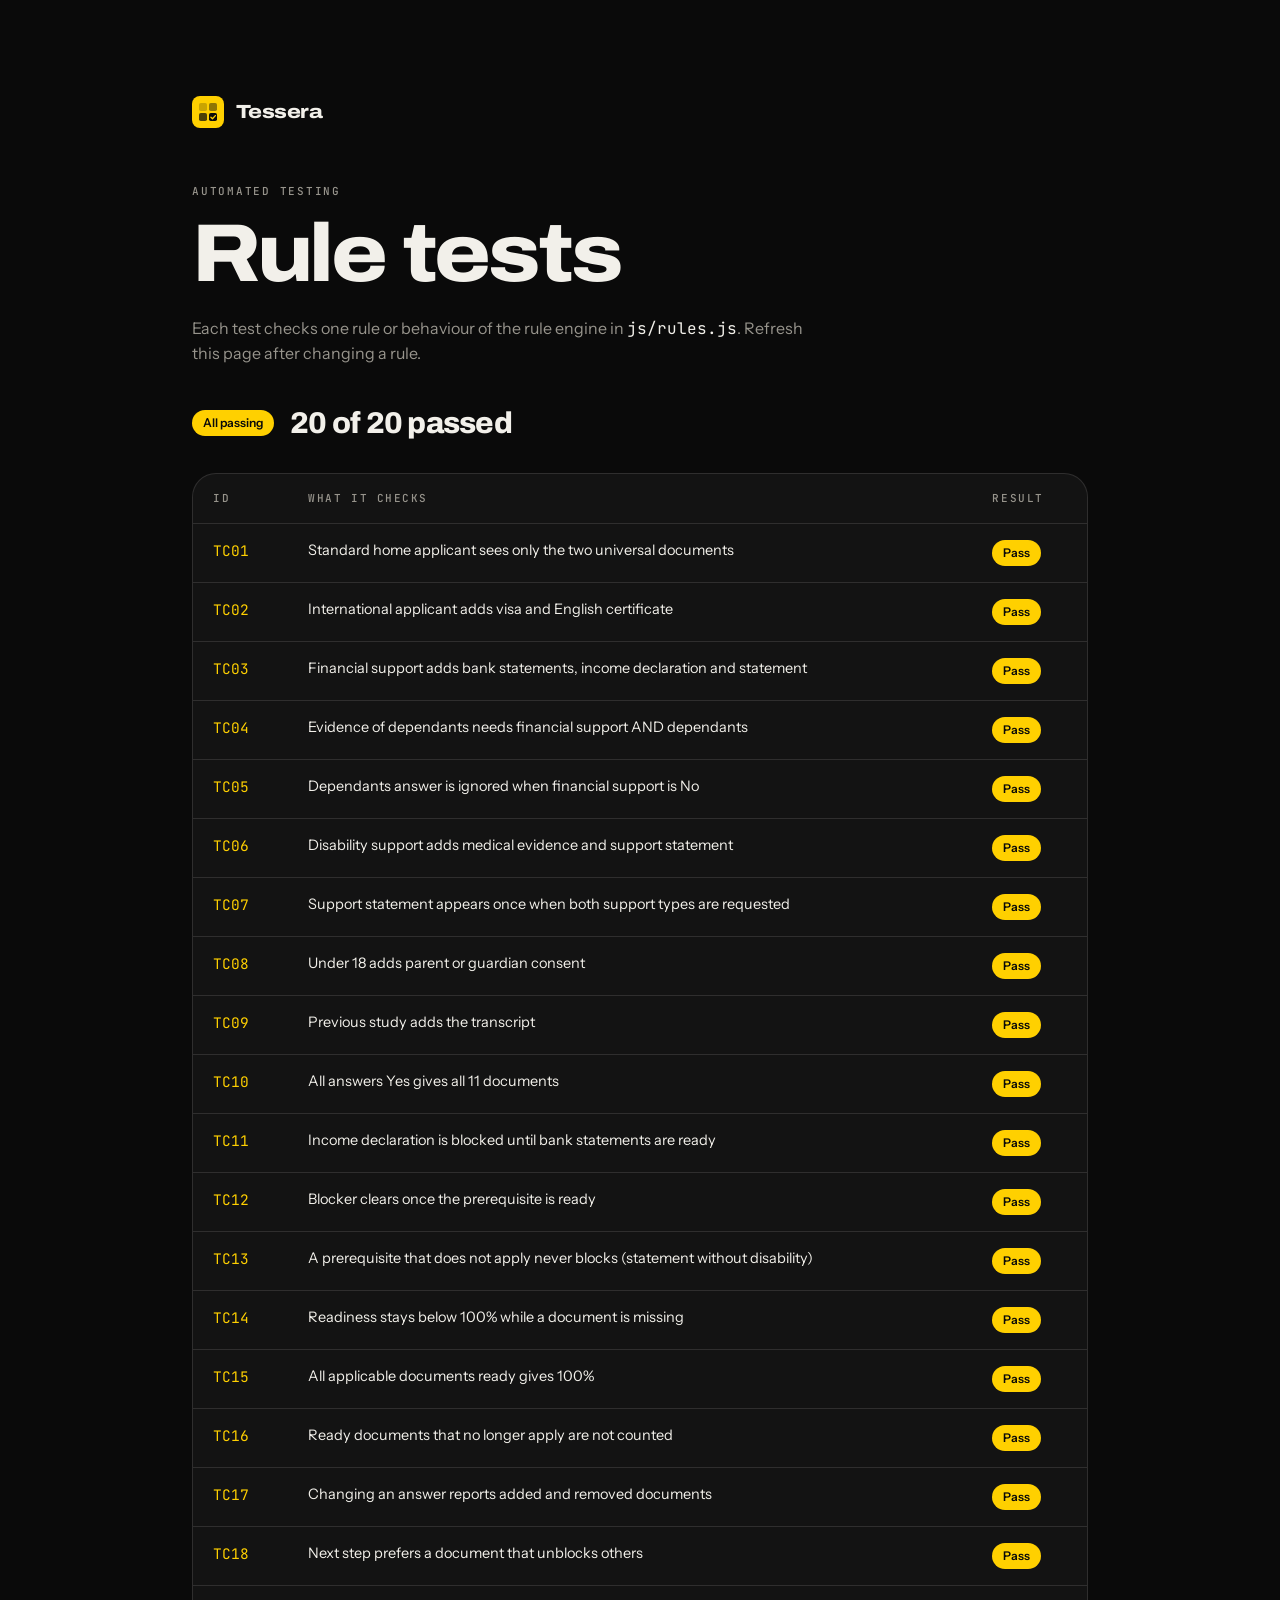
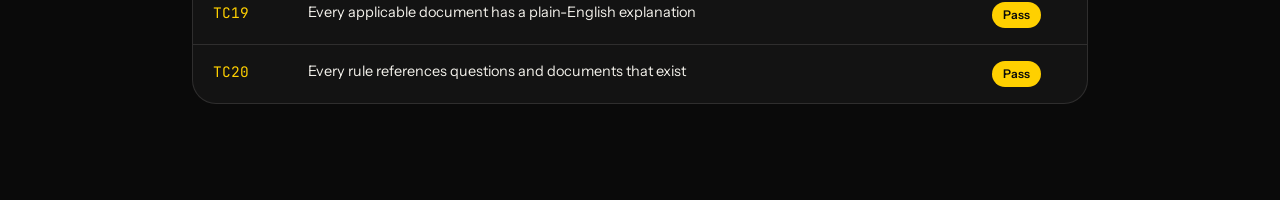
<file: Tessera-v2/Tessera/tests.html>
<!doctype html>
<html lang="en">
<head>
<meta charset="utf-8">
<meta name="viewport" content="width=device-width, initial-scale=1, viewport-fit=cover">
<title>Tessera Rule Tests</title>
<meta name="claude:viewport-fit-sides" content="cover">
<link rel="icon" href="assets/logo.svg" type="image/svg+xml">
<link rel="stylesheet" href="https://fonts.googleapis.com/css2?family=Archivo:wdth,wght@62..125,100..900&display=swap">
<link rel="stylesheet" href="https://fonts.googleapis.com/css2?family=Instrument+Sans:wght@400..700&family=JetBrains+Mono:wght@400;500&display=swap">
<link rel="stylesheet" href="css/styles.css">
</head>
<body>
<main class="gutter py-16 md:py-24">
  <div class="wrap max-w-4xl">
    <a href="index.html" class="flex items-center gap-3 mb-14">
      <img src="assets/logo.svg" alt="" width="32" height="32"><span class="wordmark">Tessera</span>
    </a>
    <p class="eyebrow mb-4">Automated testing</p>
    <h1 class="section-title">Rule tests</h1>
    <p class="mt-6 text-mute max-w-[56ch]">Each test checks one rule or behaviour of the rule engine in <code class="font-mono text-bone">js/rules.js</code>. Refresh this page after changing a rule.</p>
    <div id="summary" class="mt-10 flex flex-wrap items-center gap-4"></div>
    <div class="table-wrap mt-8">
      <table class="rules-table" style="min-width:560px">
        <thead><tr><th scope="col">ID</th><th scope="col">What it checks</th><th scope="col">Result</th></tr></thead>
        <tbody id="results"></tbody>
      </table>
    </div>
  </div>
</main>
<script src="js/rules.js"></script>
<script src="js/tests.js"></script>
<script>
  (function () {
    var r = window.TesseraTestResults;
    var ok = r.passed === r.total;
    document.getElementById('summary').innerHTML =
      '<span class="pill ' + (ok ? 'pill-y' : 'pill-wait') + '">' + (ok ? 'All passing' : 'Failures') + '</span>' +
      '<span class="font-display font-extrabold text-3xl tracking-tight">' + r.passed + ' of ' + r.total + ' passed</span>';
    document.getElementById('results').innerHTML = r.results.map(function (t) {
      return '<tr><td class="rid">' + t.id + '</td><td>' + t.name +
        (t.error ? '<br><span class="text-signal text-sm">' + t.error + '</span>' : '') + '</td>' +
        '<td><span class="pill ' + (t.pass ? 'pill-y' : 'pill-wait') + '">' + (t.pass ? 'Pass' : 'Fail') + '</span></td></tr>';
    }).join('');
  })();
</script>
</body>
</html>
</file>
<file: Tessera-v2/Tessera/css/styles.css>
*,:after,:before{--tw-border-spacing-x:0;--tw-border-spacing-y:0;--tw-translate-x:0;--tw-translate-y:0;--tw-rotate:0;--tw-skew-x:0;--tw-skew-y:0;--tw-scale-x:1;--tw-scale-y:1;--tw-pan-x: ;--tw-pan-y: ;--tw-pinch-zoom: ;--tw-scroll-snap-strictness:proximity;--tw-gradient-from-position: ;--tw-gradient-via-position: ;--tw-gradient-to-position: ;--tw-ordinal: ;--tw-slashed-zero: ;--tw-numeric-figure: ;--tw-numeric-spacing: ;--tw-numeric-fraction: ;--tw-ring-inset: ;--tw-ring-offset-width:0px;--tw-ring-offset-color:#fff;--tw-ring-color:rgba(59,130,246,.5);--tw-ring-offset-shadow:0 0 #0000;--tw-ring-shadow:0 0 #0000;--tw-shadow:0 0 #0000;--tw-shadow-colored:0 0 #0000;--tw-blur: ;--tw-brightness: ;--tw-contrast: ;--tw-grayscale: ;--tw-hue-rotate: ;--tw-invert: ;--tw-saturate: ;--tw-sepia: ;--tw-drop-shadow: ;--tw-backdrop-blur: ;--tw-backdrop-brightness: ;--tw-backdrop-contrast: ;--tw-backdrop-grayscale: ;--tw-backdrop-hue-rotate: ;--tw-backdrop-invert: ;--tw-backdrop-opacity: ;--tw-backdrop-saturate: ;--tw-backdrop-sepia: ;--tw-contain-size: ;--tw-contain-layout: ;--tw-contain-paint: ;--tw-contain-style: }::backdrop{--tw-border-spacing-x:0;--tw-border-spacing-y:0;--tw-translate-x:0;--tw-translate-y:0;--tw-rotate:0;--tw-skew-x:0;--tw-skew-y:0;--tw-scale-x:1;--tw-scale-y:1;--tw-pan-x: ;--tw-pan-y: ;--tw-pinch-zoom: ;--tw-scroll-snap-strictness:proximity;--tw-gradient-from-position: ;--tw-gradient-via-position: ;--tw-gradient-to-position: ;--tw-ordinal: ;--tw-slashed-zero: ;--tw-numeric-figure: ;--tw-numeric-spacing: ;--tw-numeric-fraction: ;--tw-ring-inset: ;--tw-ring-offset-width:0px;--tw-ring-offset-color:#fff;--tw-ring-color:rgba(59,130,246,.5);--tw-ring-offset-shadow:0 0 #0000;--tw-ring-shadow:0 0 #0000;--tw-shadow:0 0 #0000;--tw-shadow-colored:0 0 #0000;--tw-blur: ;--tw-brightness: ;--tw-contrast: ;--tw-grayscale: ;--tw-hue-rotate: ;--tw-invert: ;--tw-saturate: ;--tw-sepia: ;--tw-drop-shadow: ;--tw-backdrop-blur: ;--tw-backdrop-brightness: ;--tw-backdrop-contrast: ;--tw-backdrop-grayscale: ;--tw-backdrop-hue-rotate: ;--tw-backdrop-invert: ;--tw-backdrop-opacity: ;--tw-backdrop-saturate: ;--tw-backdrop-sepia: ;--tw-contain-size: ;--tw-contain-layout: ;--tw-contain-paint: ;--tw-contain-style: }
/*! tailwindcss v3.4.17 | MIT License | https://tailwindcss.com*/*,:after,:before{border:0 solid #e5e7eb;box-sizing:border-box}:after,:before{--tw-content:""}:host,html{line-height:1.5;-webkit-text-size-adjust:100%;font-family:Instrument Sans,Helvetica Neue,Arial,sans-serif;font-feature-settings:normal;font-variation-settings:normal;-moz-tab-size:4;-o-tab-size:4;tab-size:4;-webkit-tap-highlight-color:transparent}body{line-height:inherit;margin:0}hr{border-top-width:1px;color:inherit;height:0}abbr:where([title]){-webkit-text-decoration:underline dotted;text-decoration:underline dotted}h1,h2,h3,h4,h5,h6{font-size:inherit;font-weight:inherit}a{color:inherit;text-decoration:inherit}b,strong{font-weight:bolder}code,kbd,pre,samp{font-family:JetBrains Mono,ui-monospace,Menlo,Consolas,monospace;font-feature-settings:normal;font-size:1em;font-variation-settings:normal}small{font-size:80%}sub,sup{font-size:75%;line-height:0;position:relative;vertical-align:baseline}sub{bottom:-.25em}sup{top:-.5em}table{border-collapse:collapse;border-color:inherit;text-indent:0}button,input,optgroup,select,textarea{color:inherit;font-family:inherit;font-feature-settings:inherit;font-size:100%;font-variation-settings:inherit;font-weight:inherit;letter-spacing:inherit;line-height:inherit;margin:0;padding:0}button,select{text-transform:none}button,input:where([type=button]),input:where([type=reset]),input:where([type=submit]){-webkit-appearance:button;background-color:transparent;background-image:none}:-moz-focusring{outline:auto}:-moz-ui-invalid{box-shadow:none}progress{vertical-align:baseline}::-webkit-inner-spin-button,::-webkit-outer-spin-button{height:auto}[type=search]{-webkit-appearance:textfield;outline-offset:-2px}::-webkit-search-decoration{-webkit-appearance:none}::-webkit-file-upload-button{-webkit-appearance:button;font:inherit}summary{display:list-item}blockquote,dd,dl,figure,h1,h2,h3,h4,h5,h6,hr,p,pre{margin:0}fieldset{margin:0}fieldset,legend{padding:0}menu,ol,ul{list-style:none;margin:0;padding:0}dialog{padding:0}textarea{resize:vertical}input::-moz-placeholder,textarea::-moz-placeholder{color:#9ca3af;opacity:1}input::placeholder,textarea::placeholder{color:#9ca3af;opacity:1}[role=button],button{cursor:pointer}:disabled{cursor:default}audio,canvas,embed,iframe,img,object,svg,video{display:block;vertical-align:middle}img,video{height:auto;max-width:100%}[hidden]:where(:not([hidden=until-found])){display:none}html{-webkit-text-size-adjust:100%}body{background:var(--ink);color:var(--bone);font-family:var(--sans);font-size:16px;line-height:1.5;-webkit-font-smoothing:antialiased;-moz-osx-font-smoothing:grayscale;overflow-x:clip}::-moz-selection{background:var(--signal);color:var(--ink)}::selection{background:var(--signal);color:var(--ink)}:focus-visible{border-radius:6px;outline:2px solid var(--signal);outline-offset:3px}h1,h2,h3{text-wrap:balance}[hidden]{display:none!important}.gutter{padding-left:max(20px,env(safe-area-inset-left,0px));padding-right:max(20px,env(safe-area-inset-right,0px))}@media (min-width:768px){.gutter{padding-left:max(40px,env(safe-area-inset-left,0px));padding-right:max(40px,env(safe-area-inset-right,0px))}}.wrap{margin-left:auto;margin-right:auto;max-width:1520px}.eyebrow{color:var(--mute);font-family:var(--mono);font-size:11px;font-weight:500;letter-spacing:.16em;line-height:1.4;text-transform:uppercase}.section-title{font-family:var(--display);font-size:clamp(2.5rem,6.4vw,6rem);font-stretch:112%;font-weight:800;letter-spacing:-.04em;line-height:.94}.split-line{margin-bottom:-.08em;padding-bottom:.08em}.skip{background:var(--signal);border-radius:999px;color:var(--ink);font-weight:600;left:16px;padding:10px 16px;position:fixed;top:16px;transform:translateY(-200%);z-index:300}.skip:focus{transform:none}.\!btn{align-items:center!important;border-radius:999px!important;display:inline-flex!important;font-size:16px!important;font-weight:600!important;gap:10px!important;isolation:isolate!important;justify-content:center!important;letter-spacing:-.01em!important;min-height:56px!important;overflow:hidden!important;padding:0 28px!important;position:relative!important;transition:color .45s var(--ease-out),border-color .45s var(--ease-out)!important;white-space:nowrap!important}.btn{align-items:center;border-radius:999px;display:inline-flex;font-size:16px;font-weight:600;gap:10px;isolation:isolate;justify-content:center;letter-spacing:-.01em;min-height:56px;overflow:hidden;padding:0 28px;position:relative;transition:color .45s var(--ease-out),border-color .45s var(--ease-out);white-space:nowrap}.\!btn:before{border-radius:inherit!important;content:""!important;inset:0!important;position:absolute!important;transform:translateY(101%)!important;transition:transform .55s var(--ease-out)!important;z-index:-1!important}.btn:before{border-radius:inherit;content:"";inset:0;position:absolute;transform:translateY(101%);transition:transform .55s var(--ease-out);z-index:-1}.btn:focus-visible:before,.btn:hover:before{transform:translateY(0)}.\!btn:focus-visible:before,.\!btn:hover:before{transform:translateY(0)!important}.\!btn>span{align-items:center!important;display:inline-flex!important;gap:10px!important}.btn>span{align-items:center;display:inline-flex;gap:10px}.btn-y{background:var(--signal);color:var(--ink)}.btn-y:before{background:var(--bone)}.btn-ghost{border:1px solid hsla(45,24%,93%,.28);color:var(--bone)}.btn-ghost:before{background:var(--bone)}.btn-ghost:focus-visible,.btn-ghost:hover{border-color:var(--bone);color:var(--ink)}.btn-ink{background:var(--ink);color:var(--signal)}.btn-ink:before{background:var(--bone)}.btn-ink:focus-visible,.btn-ink:hover{color:var(--ink)}.btn-sm{font-size:14px;min-height:42px;padding:0 20px}.\!btn .arrow{transition:transform .45s var(--ease-out)!important}.btn .arrow{transition:transform .45s var(--ease-out)}.\!btn:hover .arrow{transform:translateX(4px)!important}.btn:hover .arrow{transform:translateX(4px)}.curtain{background:var(--signal);clip-path:inset(0 0 0 0);display:none;inset:0;place-items:center;position:fixed;z-index:250}.js .curtain{display:grid}.intro-done .curtain,.no-motion .curtain{display:none}.curtain-mark{height:72px;width:72px}.wipe{background:var(--signal);clip-path:inset(100% 0 0 0);color:var(--ink);display:grid;inset:0;place-items:center;pointer-events:none;position:fixed;visibility:hidden;z-index:240}.wipe-label{font-family:var(--display);font-size:clamp(2.4rem,8vw,7.5rem);font-stretch:125%;font-weight:800;letter-spacing:-.045em;line-height:1;text-align:center}.cursor,.cursor-ring{display:none;left:0;pointer-events:none;position:fixed;top:0;z-index:260}.has-cursor .cursor,.has-cursor .cursor-ring{display:block}.has-cursor,.has-cursor *{cursor:none!important}.cursor{background:var(--signal);height:8px;margin:-4px 0 0 -4px;width:8px}.cursor,.cursor-ring{border-radius:50%;mix-blend-mode:difference}.cursor-ring{border:1px solid rgba(255,208,0,.55);height:46px;margin:-23px 0 0 -23px;transition:background-color .3s ease,border-color .3s ease;width:46px}.cursor-ring.has-label{background:var(--signal);border-color:transparent;mix-blend-mode:normal}.cursor-label{color:var(--ink);display:grid;font-family:var(--mono);font-size:7px;font-weight:500;inset:0;letter-spacing:.08em;opacity:0;place-items:center;position:absolute;text-transform:uppercase;transition:opacity .2s ease}.has-label .cursor-label{opacity:1}.nav{border-bottom:1px solid transparent;left:0;padding-top:env(safe-area-inset-top,0);position:fixed;right:0;top:0;transition:background-color .4s ease,border-color .4s ease,-webkit-backdrop-filter .4s ease;transition:background-color .4s ease,border-color .4s ease,backdrop-filter .4s ease;transition:background-color .4s ease,border-color .4s ease,backdrop-filter .4s ease,-webkit-backdrop-filter .4s ease;z-index:100}.nav.is-scrolled{-webkit-backdrop-filter:blur(16px) saturate(140%);backdrop-filter:blur(16px) saturate(140%);background:hsla(0,0%,4%,.72);border-bottom-color:var(--line)}.wordmark{font-family:var(--display);font-size:19px;font-stretch:118%;font-weight:800;letter-spacing:-.03em}.nav-link{color:hsla(45,24%,93%,.75);padding:10px 14px;position:relative;transition:color .3s ease}.nav-link:after{background:var(--signal);bottom:6px;content:"";height:1px;left:14px;position:absolute;right:14px;transform:scaleX(0);transform-origin:right;transition:transform .45s var(--ease-out)}.nav-link:hover{color:var(--bone)}.nav-link:hover:after{transform:scaleX(1);transform-origin:left}.menu-btn{align-items:center;border:1px solid hsla(45,24%,93%,.28);border-radius:999px;display:inline-flex;font-size:14px;font-weight:600;gap:8px;min-height:42px;padding:0 16px}.menu{background:var(--signal);color:var(--ink);display:flex;flex-direction:column;gap:32px;inset:0;justify-content:flex-end;padding-bottom:calc(40px + env(safe-area-inset-bottom, 0px));padding-top:calc(96px + env(safe-area-inset-top, 0px));position:fixed;z-index:95}.menu a.menu-link{display:block;font-size:clamp(2.6rem,12vw,4.5rem);letter-spacing:-.045em;line-height:1;padding:6px 0}.hero-title,.menu a.menu-link{font-family:var(--display);font-stretch:125%;font-weight:800}.hero-title{font-size:clamp(2.9rem,10.2vw,11.5rem);letter-spacing:-.05em;line-height:.86}.js .hero-title{visibility:hidden}.hero-title.is-split,.intro-done .hero-title,.no-motion .hero-title{visibility:visible}.hero-title .line{display:block;margin-bottom:-.1em;overflow:hidden;padding-bottom:.1em}.hero-title .word{display:inline-block;white-space:nowrap}.hero-title .char{display:inline-block;will-change:transform}.hl{background:linear-gradient(var(--signal),var(--signal)) no-repeat 0 60% /0 88%;border-radius:.04em;margin:0 -.06em;padding:0 .06em}.intro-done .hl,.no-motion .hl{background-size:100% 88%;color:var(--ink)}.hero-cards{perspective:1200px;position:absolute;right:max(40px,env(safe-area-inset-right,0px));top:21%;width:min(30vw,420px)}.hero-card{-webkit-backdrop-filter:blur(14px);backdrop-filter:blur(14px);background:rgba(29,29,29,.78);border:1px solid var(--line);border-radius:22px;box-shadow:0 30px 80px rgba(0,0,0,.45);padding:20px 22px;position:absolute;right:0;width:100%}.hero-card:first-child{top:0;transform:rotate(-4deg)}.hero-card:nth-child(2){right:18%;top:132px;transform:rotate(3deg)}.hero-card:nth-child(3){background:var(--signal);border-color:transparent;color:var(--ink);right:4%;top:268px;transform:rotate(-1.5deg)}.scroll-cue{background:var(--line);height:56px;overflow:hidden;position:relative;width:1px}.scroll-cue:after{animation:cue 2.2s var(--ease-out) infinite;background:var(--signal);content:"";height:40%;left:0;position:absolute;top:0;width:1px}@keyframes cue{0%{transform:translateY(-100%)}to{transform:translateY(260%)}}.marquee{background:var(--signal);color:var(--ink);overflow:hidden;padding:20px 0;transform:rotate(-2.2deg) scale(1.06);white-space:nowrap}.marquee-track{display:inline-flex;will-change:transform}.marquee-item{align-items:center;display:inline-flex;font-family:var(--display);font-size:clamp(1.6rem,3.6vw,3.4rem);font-stretch:125%;font-weight:800;gap:.55em;letter-spacing:-.03em;line-height:1;padding-right:.55em;text-transform:uppercase}.marquee-item i{background:var(--ink);border-radius:.1em;display:inline-block;height:.42em;width:.42em}.scrub-text{font-family:var(--display);font-size:clamp(1.9rem,4.6vw,4.4rem);font-stretch:100%;font-weight:600;letter-spacing:-.035em;line-height:1.06;max-width:26ch}.problem-grid{background:var(--line);border:1px solid var(--line);border-radius:28px;display:grid;gap:1px;overflow:hidden}@media (min-width:768px){.problem-grid{grid-template-columns:repeat(3,minmax(0,1fr))}}.problem{background:var(--ink);display:flex;flex-direction:column;gap:40px;min-width:0;padding:32px}.problem-figure{color:var(--signal);font-family:var(--mono);font-size:clamp(1.6rem,2.6vw,2.2rem);letter-spacing:-.02em}.problem h3{font-family:var(--display);font-size:24px;font-stretch:110%;font-weight:700;letter-spacing:-.02em;margin:0 0 8px}.problem p{color:var(--mute);margin:0;max-width:40ch}.how-track{display:flex;gap:20px}@media (max-width:1023px){.how-track{flex-direction:column}}@media (min-width:1024px){.how-track{width:-moz-max-content;width:max-content}}.how-panel{background:var(--coal);border:1px solid var(--line);border-radius:28px;display:flex;flex:none;flex-direction:column;gap:40px;justify-content:space-between;min-width:0;padding:28px;width:100%}@media (min-width:1024px){.how-panel{min-height:clamp(400px,58vh,540px);padding:36px;width:min(40vw,540px)}}.how-num{color:transparent;font-size:clamp(4.5rem,8vw,7.5rem);font-stretch:125%;font-weight:800;letter-spacing:-.05em;line-height:.8;-webkit-text-stroke:1.5px var(--signal)}.how-num,.how-panel h3{font-family:var(--display)}.how-panel h3{font-size:clamp(1.6rem,2.4vw,2.1rem);font-stretch:110%;font-weight:700;letter-spacing:-.03em;line-height:1.05;margin:0 0 10px}.how-panel p{color:var(--mute);margin:0;max-width:38ch}.how-visual{background:var(--ink);border:1px solid var(--line);border-radius:18px;display:flex;flex-direction:column;gap:10px;padding:18px}.how-progress{background:var(--signal);height:1px;left:0;position:absolute;top:0;transform:scaleX(0);transform-origin:left;width:100%}.mini-q{font-size:14px;gap:12px;justify-content:space-between}.mini-q,.mini-rule{align-items:center;display:flex}.mini-rule{background:var(--graphite);border-radius:12px;font-family:var(--mono);font-size:12.5px;gap:10px;padding:10px 12px}.mini-rule b{color:var(--signal);font-weight:500}.mini-rule.off{opacity:.45}.mini-rule .r-state{margin-left:auto}.seg{background:var(--ink);border:1px solid var(--line);border-radius:999px;display:inline-grid;flex:none;gap:2px;grid-auto-columns:1fr;grid-auto-flow:column;padding:3px;position:relative}.seg input{height:1px;opacity:0;pointer-events:none;position:absolute;width:1px}.seg label{align-items:center;border-radius:999px;color:var(--mute);cursor:pointer;display:flex;font-size:13.5px;font-weight:600;justify-content:center;min-height:36px;padding:0 16px;transition:background-color .3s var(--ease-out),color .3s var(--ease-out);white-space:nowrap}.seg label:hover{color:var(--bone)}.seg input:checked+label{background:var(--signal);color:var(--ink)}.seg input:focus-visible+label{outline:2px solid var(--signal);outline-offset:2px}.seg-sm label{font-size:12.5px;min-height:32px;padding:0 12px}.app-shell{background:var(--coal);border:1px solid var(--line);border-radius:32px;display:grid;overflow:hidden}@media (min-width:1024px){.app-shell{grid-template-columns:minmax(0,5fr) minmax(0,7fr)}}.app-side{border-bottom:1px solid var(--line);padding:24px}.app-main,.app-side{min-width:0}@media (min-width:768px){.app-side{padding:36px}}@media (min-width:1024px){.app-side{border-bottom:0;border-right:1px solid var(--line)}}.app-pad{padding:24px}@media (min-width:768px){.app-pad{padding:32px 36px}}.tag{border:1px dashed rgba(255,208,0,.55);border-radius:999px;color:var(--signal);display:inline-flex;font-family:var(--mono);font-size:11px;gap:6px;height:26px;letter-spacing:.04em;padding:0 10px}.q,.tag{align-items:center}.q{border-top:1px solid var(--line);display:flex;flex-wrap:wrap;gap:10px 16px;justify-content:space-between;padding:16px 0}.q:first-child{border-top:0}.q-text{flex:1 1 200px;min-width:0}.q-label{font-size:15.5px;font-weight:600;letter-spacing:-.01em;margin:0}.q-help{color:var(--mute);font-size:13px;margin:2px 0 0}.q.follow{padding-left:22px;position:relative}.q.follow:before{border-bottom:1.5px solid var(--mute);border-bottom-left-radius:5px;border-left:1.5px solid var(--mute);content:"";height:14px;left:4px;opacity:.6;position:absolute;top:18px;width:10px}.readiness{align-items:center;border-bottom:1px solid var(--line);display:grid;gap:28px;grid-template-columns:auto minmax(0,1fr)}@media (max-width:520px){.readiness{gap:20px;grid-template-columns:minmax(0,1fr)}}.meter{flex:none;height:136px;position:relative;width:136px}.meter svg{display:block;height:100%;transform:rotate(-90deg);width:100%}.meter-track{stroke:var(--graphite)}.meter-bar{stroke:var(--signal);transition:stroke-dashoffset 1s var(--ease-out)}.meter-label{display:grid;inset:0;place-content:center;position:absolute;text-align:center}.meter-pct{font-family:var(--display);font-size:40px;font-stretch:112%;font-variant-numeric:tabular-nums;font-weight:800;letter-spacing:-.04em;line-height:1}.meter-pct small{color:var(--mute);font-size:18px;margin-left:1px}.meter-cap{color:var(--mute);font-family:var(--mono);font-size:10px;letter-spacing:.14em;margin-top:6px;text-transform:uppercase}.headline{font-family:var(--display);font-size:clamp(1.6rem,2.6vw,2.2rem);font-stretch:108%;font-weight:750;letter-spacing:-.03em;line-height:1.05;margin:8px 0 0}.status{align-items:center;color:var(--mute);display:flex;flex-wrap:wrap;font-size:14.5px;gap:8px;margin:10px 0 0}.tally{display:grid;gap:8px;grid-template-columns:repeat(3,minmax(0,1fr));margin:18px 0 0}.tally div{background:var(--ink);border:1px solid var(--line);border-radius:14px;min-width:0;padding:10px 12px}.tally dt{color:var(--mute);font-family:var(--mono);font-size:10px;letter-spacing:.12em;text-transform:uppercase}.tally dd{font-family:var(--display);font-size:26px;font-variant-numeric:tabular-nums;font-weight:750;line-height:1;margin:4px 0 0}.tally .t-ready dd{color:var(--signal)}.pill{align-items:center;border-radius:999px;display:inline-flex;font-size:12px;font-weight:600;gap:6px;height:26px;padding:0 11px;white-space:nowrap}.pill svg{height:13px;width:13px}.pill-y{background:var(--signal);color:var(--ink)}.pill-line{border:1px solid var(--line);color:var(--bone)}.pill-wait{border:1px dashed rgba(255,208,0,.55);color:var(--signal)}.pill-mute{border:1px solid var(--line);color:var(--mute)}.next{border-bottom:1px solid var(--line);flex-direction:column}.next,.next-row{display:flex;gap:16px}.next-row{align-items:flex-start}.next h4{font-family:var(--display);font-size:22px;font-stretch:108%;font-weight:700;letter-spacing:-.025em;line-height:1.15;margin:0}.next p{color:var(--mute);font-size:14.5px;margin:4px 0 0}.next .unlock{align-items:flex-start;color:var(--signal);display:flex;gap:6px}.next .unlock svg{flex:none;height:15px;margin-top:3px;width:15px}.tile{background:var(--graphite);border-radius:12px;color:var(--bone);display:grid;flex:none;height:42px;place-items:center;width:42px}.tile svg{height:21px;width:21px}.tile.lg{background:var(--signal);border-radius:15px;color:var(--ink);height:52px;width:52px}.tile.lg svg{height:26px;width:26px}.tile.sm{border-radius:9px;height:32px;width:32px}.tile.sm svg{height:17px;width:17px}.docs{list-style:none;margin:0;padding:0}.doc{align-items:center;border-top:1px solid var(--line);display:flex;gap:4px}.doc:first-child{border-top:0}.doc-check{border-radius:12px;display:grid;flex:none;height:44px;margin-left:-8px;place-items:center;width:44px}.doc-check .box{border:1.5px solid hsla(45,24%,93%,.32);border-radius:7px;display:grid;height:24px;place-items:center;transition:background-color .25s ease,border-color .25s ease,transform .3s var(--ease-out);width:24px}.doc-check .box svg{color:var(--ink);height:14px;width:14px;stroke-width:3;opacity:0;transform:scale(.4);transition:opacity .2s ease,transform .35s cubic-bezier(.3,1.6,.5,1)}.doc-check:hover .box{border-color:var(--signal)}.doc-check[aria-checked=true] .box{background:var(--signal);border-color:var(--signal)}.doc-check[aria-checked=true] .box svg{opacity:1;transform:none}.doc-check:active .box{transform:scale(.88)}.doc-open{align-items:center;gap:14px;padding:14px 0;text-align:left}.doc-open,.doc-text{display:flex;flex:1;min-width:0}.doc-text{flex-direction:column;gap:2px}.doc-name{font-size:15.5px;font-weight:600;letter-spacing:-.01em;transition:color .3s ease}.doc-why{color:var(--mute);font-size:13px;line-height:1.35}.doc[data-status=ready] .doc-name{color:var(--mute);text-decoration:line-through;text-decoration-color:rgba(255,208,0,.6);text-decoration-thickness:1.5px}.doc-meta{align-items:center;color:var(--mute);display:flex;flex:none;gap:10px}.rule-chip{border:1px solid var(--line);border-radius:7px;color:var(--mute);font-family:var(--mono);font-size:11px;padding:4px 7px}@media (max-width:480px){.rule-chip{display:none}}.doc-open:hover .doc-name{color:var(--signal)}.empty{color:var(--mute);padding:28px 0 8px}.drawer-backdrop{-webkit-backdrop-filter:blur(4px);backdrop-filter:blur(4px);background:rgba(0,0,0,.6);inset:0;position:fixed;z-index:180}.drawer{background:var(--coal);border-left:1px solid var(--line);bottom:0;display:flex;flex-direction:column;padding-bottom:env(safe-area-inset-bottom,0);padding-right:env(safe-area-inset-right,0);padding-top:env(safe-area-inset-top,0);position:fixed;right:0;top:0;width:min(540px,100%);z-index:181}.drawer-head{align-items:flex-start;display:flex;gap:16px;padding:28px 28px 18px}.drawer-head h2{font-family:var(--display);font-size:30px;font-stretch:112%;font-weight:800;letter-spacing:-.035em;line-height:1.02;margin:6px 0 0}.icon-btn{border:1px solid var(--line);border-radius:50%;color:var(--bone);display:grid;flex:none;height:42px;margin-left:auto;place-items:center;transition:background-color .3s ease,color .3s ease;width:42px}.icon-btn:hover{background:var(--signal);border-color:var(--signal);color:var(--ink)}.icon-btn svg{height:18px;width:18px}.drawer-body{display:flex;flex:1;flex-direction:column;gap:26px;overflow-y:auto;padding:4px 28px 28px}.drawer-body h3{color:var(--mute);font-family:var(--mono);font-size:11px;font-weight:500;letter-spacing:.16em;margin:0 0 10px;text-transform:uppercase}.drawer-body p{margin:0}.drawer-body .lead{font-size:17px;line-height:1.5}.because{display:flex;flex-direction:column;gap:6px;list-style:none;margin:0;padding:0}.because li{align-items:center;background:var(--ink);border:1px solid var(--line);border-radius:14px;display:flex;gap:10px;min-width:0;padding:12px 14px}.because li>span:nth-child(2){flex:1;min-width:0}.because svg{color:var(--signal);flex:none;height:18px;width:18px}.because .r,.because li.unmet,.because li.unmet svg{color:var(--mute)}.because .r{font-family:var(--mono);font-size:11px}.note{color:var(--mute);font-size:13px;margin-top:10px!important}.ticks{display:flex;flex-direction:column;gap:10px;list-style:none;margin:0;padding:0}.ticks li{align-items:flex-start;display:flex;gap:12px}.ticks svg{color:var(--signal);flex:none;height:18px;margin-top:3px;width:18px}.accepted{background:var(--ink);border:1px solid var(--line);border-radius:14px;font-size:14px;margin-top:14px!important;padding:14px}.dep-list{border:1px solid var(--line);border-radius:16px;list-style:none;margin:0;overflow:hidden;padding:0}.dep-list li+li{border-top:1px solid var(--line)}.dep-btn{align-items:center;display:flex;gap:12px;padding:12px 14px;text-align:left;transition:background-color .25s ease;width:100%}.dep-btn:hover{background:var(--graphite)}.dep-btn .grow{flex:1;font-size:14.5px;font-weight:600;min-width:0}.drawer-foot{border-top:1px solid var(--line);display:flex;flex-direction:column;gap:8px;padding:18px 28px 24px}.drawer-foot .btn{width:100%}.drawer-foot .\!btn{width:100%!important}.drawer-foot .hint{color:var(--mute);font-size:13px;margin:0;text-align:center}.stat-num{font-family:var(--display);font-size:clamp(3rem,6vw,5.5rem);font-stretch:125%;font-variant-numeric:tabular-nums;font-weight:800;letter-spacing:-.05em;line-height:.9}.table-wrap{background:var(--coal);border:1px solid var(--line);border-radius:24px;overflow-x:auto}.rules-table{border-collapse:collapse;font-size:14.5px;min-width:780px;width:100%}.rules-table th{border-bottom:1px solid var(--line);color:var(--mute);font-family:var(--mono);font-size:11px;font-weight:500;letter-spacing:.14em;padding:16px 20px;text-align:left;text-transform:uppercase;white-space:nowrap}.rules-table td{border-top:1px solid var(--line);padding:16px 20px;vertical-align:top}.rules-table tbody tr:first-child td{border-top:0}.rules-table .rid{color:var(--signal);font-family:var(--mono);white-space:nowrap}.rules-table .dname{font-weight:600}.rules-table .op{color:var(--signal);font-family:var(--mono);font-size:11px;letter-spacing:.08em;text-transform:uppercase}.rules-table tr{transition:opacity .4s ease}.rules-table tr.off{opacity:.42}.formula{font-family:var(--display);font-size:clamp(1.7rem,3.6vw,3.2rem);font-stretch:112%;font-weight:750;letter-spacing:-.035em;line-height:1.05}.formula .div{color:var(--signal)}.footer{background:var(--signal);color:var(--ink)}.footer-title{font-family:var(--display);font-size:clamp(3.4rem,12.5vw,14rem);font-stretch:125%;font-weight:800;letter-spacing:-.055em;line-height:.84}.toast{align-items:flex-start;background:var(--signal);border-radius:16px;bottom:calc(24px + env(safe-area-inset-bottom, 0px));box-shadow:0 20px 50px rgba(0,0,0,.5);color:var(--ink);display:flex;font-size:14.5px;font-weight:500;gap:10px;left:50%;max-width:min(560px,calc(100% - 40px));opacity:0;padding:14px 18px;pointer-events:none;position:fixed;transform:translate(-50%,20px);transition:opacity .3s ease,transform .45s var(--ease-out);width:-moz-max-content;width:max-content;z-index:230}.toast.show{opacity:1;transform:translate(-50%)}.toast svg{flex:none;height:18px;margin-top:1px;width:18px}.visible{visibility:visible}.relative{position:relative}.mb-10{margin-bottom:2.5rem}.mb-14{margin-bottom:3.5rem}.mb-2{margin-bottom:.5rem}.mb-3{margin-bottom:.75rem}.mb-4{margin-bottom:1rem}.mb-5{margin-bottom:1.25rem}.mb-8{margin-bottom:2rem}.mt-1{margin-top:.25rem}.mt-10{margin-top:2.5rem}.mt-12{margin-top:3rem}.mt-14{margin-top:3.5rem}.mt-2{margin-top:.5rem}.mt-20{margin-top:5rem}.mt-24{margin-top:6rem}.mt-3{margin-top:.75rem}.mt-4{margin-top:1rem}.mt-6{margin-top:1.5rem}.mt-8{margin-top:2rem}.mt-auto{margin-top:auto}.block{display:block}.flex{display:flex}.table{display:table}.grid{display:grid}.contents{display:contents}.hidden{display:none}.h-16{height:4rem}.h-8{height:2rem}.h-px{height:1px}.w-16{width:4rem}.w-8{width:2rem}.w-full{width:100%}.min-w-0{min-width:0}.max-w-4xl{max-width:56rem}.max-w-\[36ch\]{max-width:36ch}.max-w-\[40ch\]{max-width:40ch}.max-w-\[56ch\]{max-width:56ch}.flex-1{flex:1 1 0%}.grow{flex-grow:1}.-rotate-90{--tw-rotate:-90deg;transform:translate(var(--tw-translate-x),var(--tw-translate-y)) rotate(var(--tw-rotate)) skewX(var(--tw-skew-x)) skewY(var(--tw-skew-y)) scaleX(var(--tw-scale-x)) scaleY(var(--tw-scale-y))}.grid-cols-3{grid-template-columns:repeat(3,minmax(0,1fr))}.flex-row{flex-direction:row}.flex-col{flex-direction:column}.flex-wrap{flex-wrap:wrap}.items-end{align-items:flex-end}.items-center{align-items:center}.justify-end{justify-content:flex-end}.justify-center{justify-content:center}.justify-between{justify-content:space-between}.gap-10{gap:2.5rem}.gap-2{gap:.5rem}.gap-3{gap:.75rem}.gap-4{gap:1rem}.gap-5{gap:1.25rem}.gap-6{gap:1.5rem}.gap-8{gap:2rem}.overflow-hidden{overflow:hidden}.rounded{border-radius:.25rem}.border{border-width:1px}.border-t{border-top-width:1px}.border-ink\/20{border-color:hsla(0,0%,4%,.2)}.border-ink\/30{border-color:hsla(0,0%,4%,.3)}.border-line{border-color:hsla(45,24%,93%,.12)}.bg-line{background-color:hsla(45,24%,93%,.12)}.py-10{padding-bottom:2.5rem;padding-top:2.5rem}.py-16{padding-bottom:4rem;padding-top:4rem}.py-24{padding-bottom:6rem;padding-top:6rem}.pb-10{padding-bottom:2.5rem}.pb-8{padding-bottom:2rem}.pt-12{padding-top:3rem}.pt-24{padding-top:6rem}.pt-28{padding-top:7rem}.pt-6{padding-top:1.5rem}.text-right{text-align:right}.font-display{font-family:Archivo,Arial Black,Helvetica Neue,Arial,sans-serif}.font-mono{font-family:JetBrains Mono,ui-monospace,Menlo,Consolas,monospace}.text-3xl{font-size:1.875rem;line-height:2.25rem}.text-6xl{font-size:3.75rem;line-height:1}.text-\[10px\]{font-size:10px}.text-\[11px\]{font-size:11px}.text-\[15px\]{font-size:15px}.text-\[22px\]{font-size:22px}.text-lg{font-size:1.125rem;line-height:1.75rem}.text-sm{font-size:.875rem;line-height:1.25rem}.text-xs{font-size:.75rem;line-height:1rem}.font-bold{font-weight:700}.font-extrabold{font-weight:800}.font-semibold{font-weight:600}.uppercase{text-transform:uppercase}.leading-none{line-height:1}.leading-relaxed{line-height:1.625}.tracking-\[\.12em\]{letter-spacing:.12em}.tracking-\[\.14em\]{letter-spacing:.14em}.tracking-\[\.16em\]{letter-spacing:.16em}.tracking-tight{letter-spacing:-.025em}.tracking-tighter{letter-spacing:-.05em}.text-bone{--tw-text-opacity:1;color:rgb(242 240 234/var(--tw-text-opacity,1))}.text-bone\/80{color:hsla(45,24%,93%,.8)}.text-mute{--tw-text-opacity:1;color:rgb(151 148 140/var(--tw-text-opacity,1))}.text-signal{--tw-text-opacity:1;color:rgb(255 208 0/var(--tw-text-opacity,1))}.opacity-70{opacity:.7}.ring{--tw-ring-offset-shadow:var(--tw-ring-inset) 0 0 0 var(--tw-ring-offset-width) var(--tw-ring-offset-color);--tw-ring-shadow:var(--tw-ring-inset) 0 0 0 calc(3px + var(--tw-ring-offset-width)) var(--tw-ring-color);box-shadow:var(--tw-ring-offset-shadow),var(--tw-ring-shadow),var(--tw-shadow,0 0 #0000)}.filter{filter:var(--tw-blur) var(--tw-brightness) var(--tw-contrast) var(--tw-grayscale) var(--tw-hue-rotate) var(--tw-invert) var(--tw-saturate) var(--tw-sepia) var(--tw-drop-shadow)}:root{--ink:#0a0a0a;--coal:#131313;--graphite:#1d1d1d;--bone:#f2f0ea;--mute:#97948c;--signal:#ffd000;--line:hsla(45,24%,93%,.12);--display:Archivo,"Arial Black","Helvetica Neue",Arial,sans-serif;--sans:"Instrument Sans","Helvetica Neue",Arial,sans-serif;--mono:"JetBrains Mono",ui-monospace,Menlo,Consolas,monospace;--ease-out:cubic-bezier(0.16,1,0.3,1);color-scheme:dark}html.lenis,html.lenis body{height:auto}.lenis.lenis-smooth{scroll-behavior:auto!important}.lenis.lenis-smooth [data-lenis-prevent]{overscroll-behavior:contain}.lenis.lenis-stopped{overflow:hidden}@media (prefers-reduced-motion:reduce){*,:after,:before{animation-duration:.01ms!important;animation-iteration-count:1!important;transition-duration:.01ms!important}}.hover\:border-ink:hover{--tw-border-opacity:1;border-color:rgb(10 10 10/var(--tw-border-opacity,1))}@media (min-width:640px){.sm\:inline{display:inline}}@media (min-width:768px){.md\:col-span-2{grid-column:span 2/span 2}.md\:col-span-5{grid-column:span 5/span 5}.md\:mb-14{margin-bottom:3.5rem}.md\:mt-14{margin-top:3.5rem}.md\:mt-16{margin-top:4rem}.md\:mt-28{margin-top:7rem}.md\:mt-36{margin-top:9rem}.md\:flex{display:flex}.md\:hidden{display:none}.md\:h-20{height:5rem}.md\:min-h-\[100svh\]{min-height:100svh}.md\:grid-cols-12{grid-template-columns:repeat(12,minmax(0,1fr))}.md\:flex-row{flex-direction:row}.md\:items-end{align-items:flex-end}.md\:items-center{align-items:center}.md\:py-16{padding-bottom:4rem;padding-top:4rem}.md\:py-24{padding-bottom:6rem;padding-top:6rem}.md\:py-36{padding-bottom:9rem;padding-top:9rem}.md\:py-40{padding-bottom:10rem;padding-top:10rem}.md\:pb-14{padding-bottom:3.5rem}.md\:pt-14{padding-top:3.5rem}.md\:pt-36{padding-top:9rem}.md\:text-xl{font-size:1.25rem;line-height:1.75rem}}@media (min-width:1024px){.lg\:col-span-4{grid-column:span 4/span 4}.lg\:col-span-5{grid-column:span 5/span 5}.lg\:col-span-7{grid-column:span 7/span 7}.lg\:col-span-8{grid-column:span 8/span 8}.lg\:block{display:block}.lg\:min-h-\[100svh\]{min-height:100svh}.lg\:grid-cols-12{grid-template-columns:repeat(12,minmax(0,1fr))}.lg\:items-end{align-items:flex-end}.lg\:py-16{padding-bottom:4rem;padding-top:4rem}}
</file>
